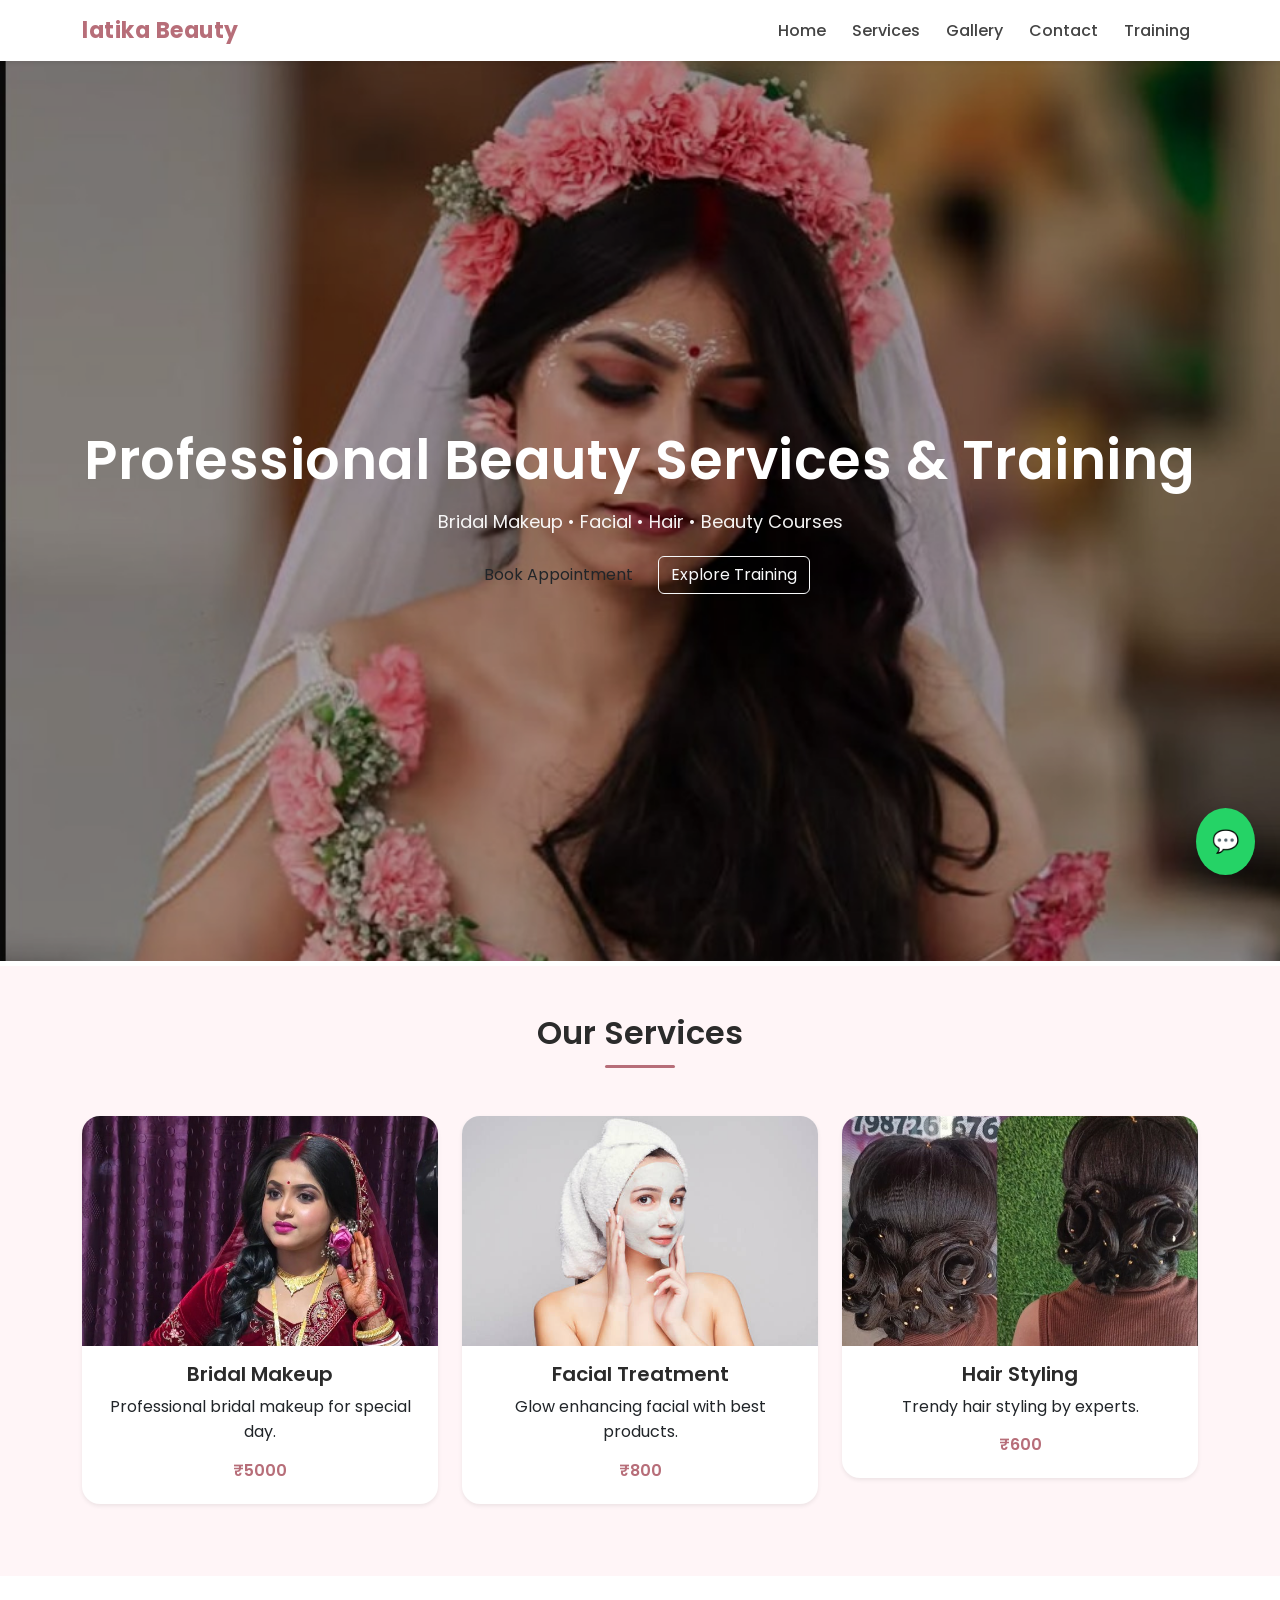
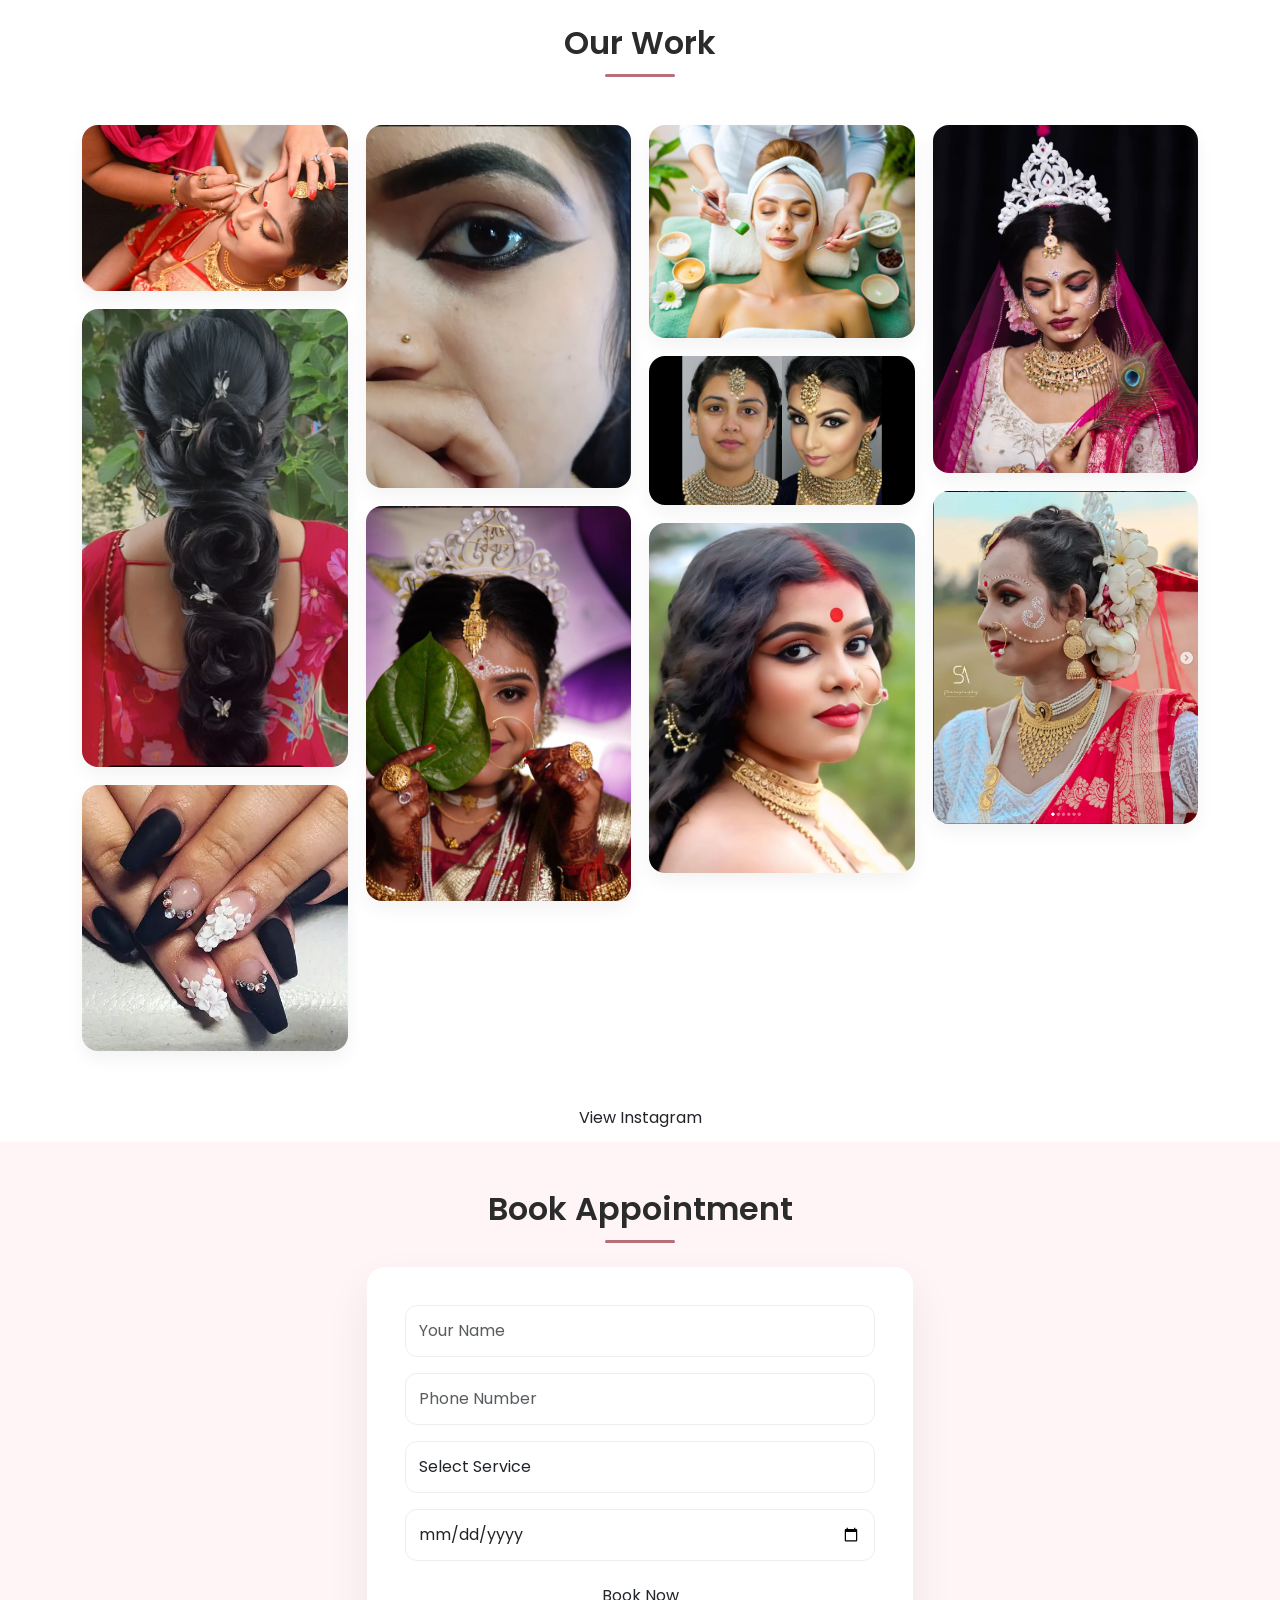
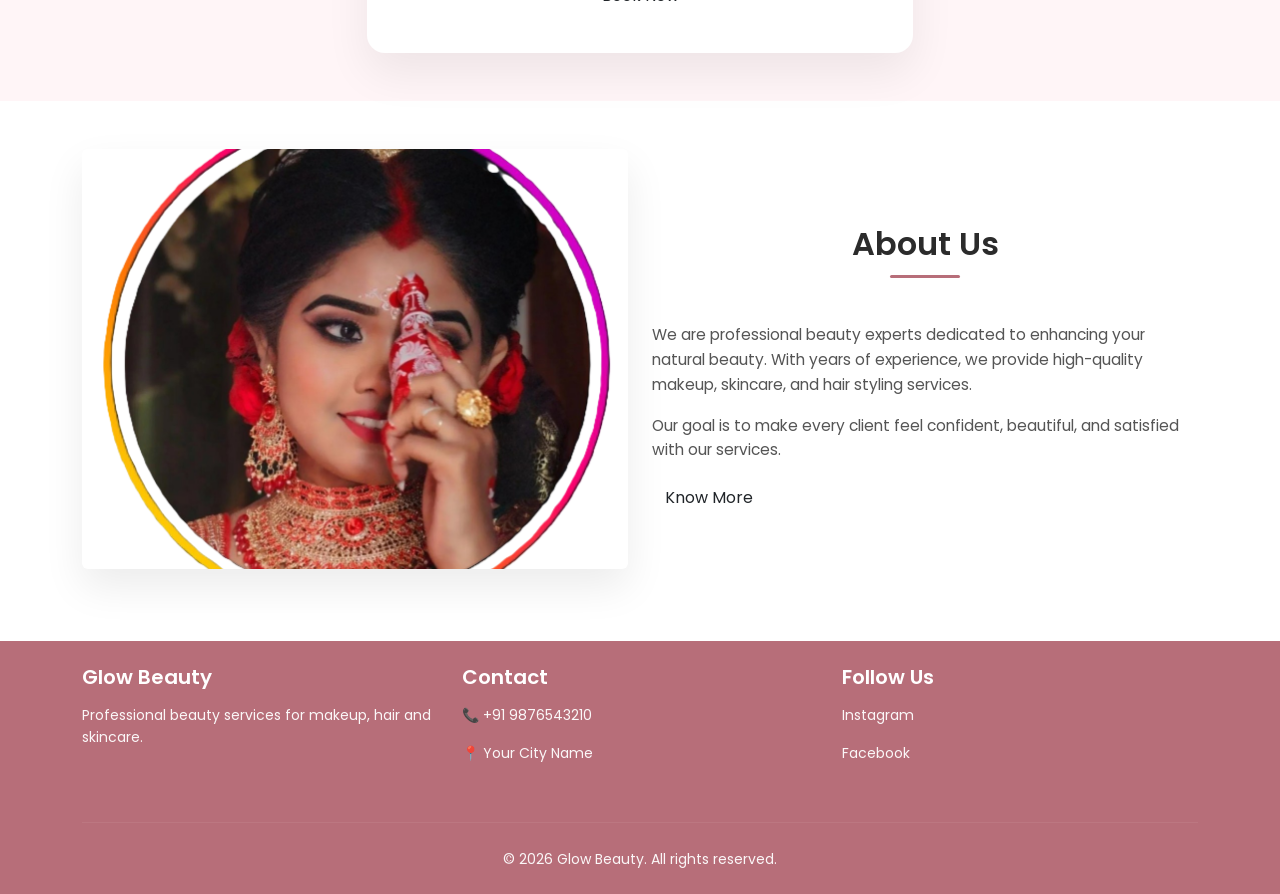
<file: index.html>
<!doctype html>

<html lang="en">
  <head>
    <meta charset="UTF-8" />
    <meta name="viewport" content="width=device-width, initial-scale=1.0" />
    <title>latika beauty Parlour</title>

    <!-- Bootstrap CSS -->
    <link
      href="https://cdn.jsdelivr.net/npm/bootstrap@5.3.3/dist/css/bootstrap.min.css"
      rel="stylesheet"
    />

    <!-- Custom CSS -->
    <link rel="stylesheet" href="css/style.css" />

    <!-- Google Fonts -->
    <link
      href="https://fonts.googleapis.com/css2?family=Poppins:wght@300;400;500;600&display=swap"
      rel="stylesheet"
    />
  </head>

  <body>
    <!-- Navbar -->

    <nav class="navbar navbar-expand-lg bg-light shadow-sm">
      <div class="container">
        <a class="navbar-brand fw-bold" href="#">latika Beauty</a>

        <button
          class="navbar-toggler"
          data-bs-toggle="collapse"
          data-bs-target="#menu"
        >
          <span class="navbar-toggler-icon"></span>
        </button>

        <div class="collapse navbar-collapse" id="menu">
          <ul class="navbar-nav ms-auto">
            <li class="nav-item"><a class="nav-link" href="#home">Home</a></li>
            <li class="nav-item">
              <a class="nav-link" href="#services">Services</a>
            </li>
            <li class="nav-item">
              <a class="nav-link" href="#gallery">Gallery</a>
            </li>
            <li class="nav-item">
              <a class="nav-link" href="#contact">Contact</a>
            </li>
            <li class="nav-item">
              <a class="nav-link" href="training.html">Training</a>
            </li>
          </ul>
        </div>
      </div>
    </nav>

    <!-- Hero Slider -->

    <section id="home">
      <div
        id="heroSlider"
        class="carousel slide carousel-fade"
        data-bs-ride="carousel"
        data-bs-interval="4000"
      >
        <div class="carousel-inner">
          <!-- Slide 1 -->

          <div class="carousel-item active">
            <div
              class="hero-slide"
              style="background-image: url(&quot;images/Slider/hero1.jpg&quot;)"
            >
              <div class="overlay">
                <div class="container text-center">
                  <h1>Professional Beauty Services & Training</h1>

                  <p>Bridal Makeup • Facial • Hair • Beauty Courses</p>

                  <div class="mt-3">
                    <a href="#contact" class="btn btn-pink">
                      Book Appointment
                    </a>

                    <a href="training.html" class="btn btn-outline-light ms-2">
                      Explore Training
                    </a>
                  </div>
                </div>
              </div>
            </div>
          </div>

          <!-- Slide 2 -->

          <div class="carousel-item">
            <div
              class="hero-slide"
              style="background-image: url(&quot;images/Slider/hero2.jpg&quot;)"
            >
              <div class="overlay">
                <div class="container text-center">
                  <h1>Professional Beauty Services & Training</h1>

                  <p>Bridal Makeup • Facial • Hair • Beauty Courses</p>

                  <div class="mt-3">
                    <a href="#contact" class="btn btn-pink">
                      Book Appointment
                    </a>

                    <a href="training.html" class="btn btn-outline-light ms-2">
                      Explore Training
                    </a>
                  </div>
                </div>
              </div>
            </div>
          </div>

          <!-- Slide 3 -->

          <div class="carousel-item">
            <div
              class="hero-slide"
              style="background-image: url(&quot;images/Slider/hero4.jpg&quot;)"
            >
              <div class="overlay">
                <div class="container text-center">
                  <h1>Professional Beauty Services & Training</h1>

                  <p>Bridal Makeup • Facial • Hair • Beauty Courses</p>

                  <div class="mt-3">
                    <a href="#contact" class="btn btn-pink">
                      Book Appointment
                    </a>

                    <a href="training.html" class="btn btn-outline-light ms-2">
                      Explore Training
                    </a>
                  </div>
                </div>
              </div>
            </div>
          </div>

          <!-- slider 4 -->
          <div class="carousel-item">
            <div
              class="hero-slide"
              style="background-image: url(&quot;images/Slider/hero.jpg&quot;)"
            >
              <div class="overlay">
                <div class="container text-center">
                  <h1>Professional Beauty Services & Training</h1>

                  <p>Bridal Makeup • Facial • Hair • Beauty Courses</p>

                  <div class="mt-3">
                    <a href="#contact" class="btn btn-pink">
                      Book Appointment
                    </a>

                    <a href="training.html" class="btn btn-outline-light ms-2">
                      Explore Training
                    </a>
                  </div>
                </div>
              </div>
            </div>
          </div>

        </div>
      </div>
    </section>

    <!-- Services Section -->
    <section class="services py-5" id="services">
      <div class="container">
        <h2 class="text-center mb-5">Our Services</h2>

        <div class="row">
          <div class="col-md-4 mb-4">
            <div class="card service-card shadow-sm">
              <img src="images/service1.jpg" class="card-img-top" />
              <div class="card-body text-center">
                <h5>Bridal Makeup</h5>
                <p>Professional bridal makeup for special day.</p>
                <h6>₹5000</h6>
              </div>
            </div>
          </div>

          <div class="col-md-4 mb-4">
            <div class="card service-card shadow-sm">
              <img src="images/service2.jpg" class="card-img-top" />
              <div class="card-body text-center">
                <h5>Facial Treatment</h5>
                <p>Glow enhancing facial with best products.</p>
                <h6>₹800</h6>
              </div>
            </div>
          </div>

          <div class="col-md-4 mb-4">
            <div class="card service-card shadow-sm">
              <img src="images/service3.jpg" class="card-img-top" />
              <div class="card-body text-center">
                <h5>Hair Styling</h5>
                <p>Trendy hair styling by experts.</p>
                <h6>₹600</h6>
              </div>
            </div>
          </div>
        </div>
      </div>
    </section>
    <!-- Gallery Section -->

    <section class="gallery py-5" id="gallery">
      <div class="container">
        <h2 class="text-center mb-5">Our Work</h2>

        <div class="gallery-container">
          <img src="images/g1.jpg" class="gallery-img" />
          <img src="images/g2.jpg" class="gallery-img" />
          <img src="images/g3.jpg" class="gallery-img" />
          <img src="images/g4.jpg" class="gallery-img" />
          <img src="images/g5.jpg" class="gallery-img" />
          <img src="images/g6.jpg" class="gallery-img" />
          <img src="images/g7.jpg" class="gallery-img" />
          <img src="images/g8.jpg" class="gallery-img" />
          <img src="images/g9.jpg" class="gallery-img" />
          <img src="images/g10.jpg" class="gallery-img" />
        </div>
      </div>
    </section>

    <!-- Instagram Section -->

    <section class="instagram">
      <div class="container">
        <div class="text-center">
          <a
            href="https://www.instagram.com/latika_beauty_palour_matoli/"
            class="btn btn-pink"
          >
            View Instagram
          </a>
        </div>
      </div>
    </section>

    <!-- Booking Section -->
    <section class="booking py-5" id="contact">
      <div class="container">
        <h2 class="text-center mb-4">Book Appointment</h2>

        <div class="row justify-content-center">
          <div class="col-md-6">
            <form>
              <input
                type="text"
                class="form-control mb-3"
                placeholder="Your Name"
                required
              />

              <input
                type="tel"
                class="form-control mb-3"
                placeholder="Phone Number"
                required
              />

              <select class="form-control mb-3">
                <option>Select Service</option>
                <option>Bridal Makeup</option>
                <option>Facial</option>
                <option>Hair Styling</option>
                <option>Manicure</option>
              </select>

              <input type="date" class="form-control mb-3" />

              <button class="btn btn-pink w-100">Book Now</button>
            </form>
          </div>
        </div>
      </div>
    </section>

    <!-- About Section -->

    <section class="about py-5" id="about">
      <div class="container">
        <div class="row align-items-center">
          <div class="col-md-6 mb-4">
            <img src="images/about.jpg" class="img-fluid rounded" />
          </div>

          <div class="col-md-6">
            <h2>About Us</h2>

            <p>
              We are professional beauty experts dedicated to enhancing your
              natural beauty. With years of experience, we provide high-quality
              makeup, skincare, and hair styling services.
            </p>

            <p>
              Our goal is to make every client feel confident, beautiful, and
              satisfied with our services.
            </p>

            <button class="btn btn-pink">Know More</button>
          </div>
        </div>
      </div>
    </section>

    <!-- Footer -->

    <footer class="footer py-4" id="footer">
      <div class="container">
        <div class="row">
          <div class="col-md-4 mb-3">
            <h5>Glow Beauty</h5>
            <p>Professional beauty services for makeup, hair and skincare.</p>
          </div>

          <div class="col-md-4 mb-3">
            <h5>Contact</h5>
            <p>📞 +91 9876543210</p>
            <p>📍 Your City Name</p>
          </div>

          <div class="col-md-4 mb-3">
            <h5>Follow Us</h5>
            <p>Instagram</p>
            <p>Facebook</p>
          </div>
        </div>

        <hr />

        <p class="text-center mb-0">© 2026 Glow Beauty. All rights reserved.</p>
      </div>
    </footer>

    <a href="https://wa.me/919302077029" class="whatsapp-btn" target="_blank">
      💬
    </a>

    <!-- Bootstrap JS -->

    <script src="https://cdn.jsdelivr.net/npm/bootstrap@5.3.3/dist/js/bootstrap.bundle.min.js"></script>

    <!-- Custom JS -->

    <script src="js/script.js"></script>

    <!-- WhatsApp Button -->
  </body>
</html>
</file>
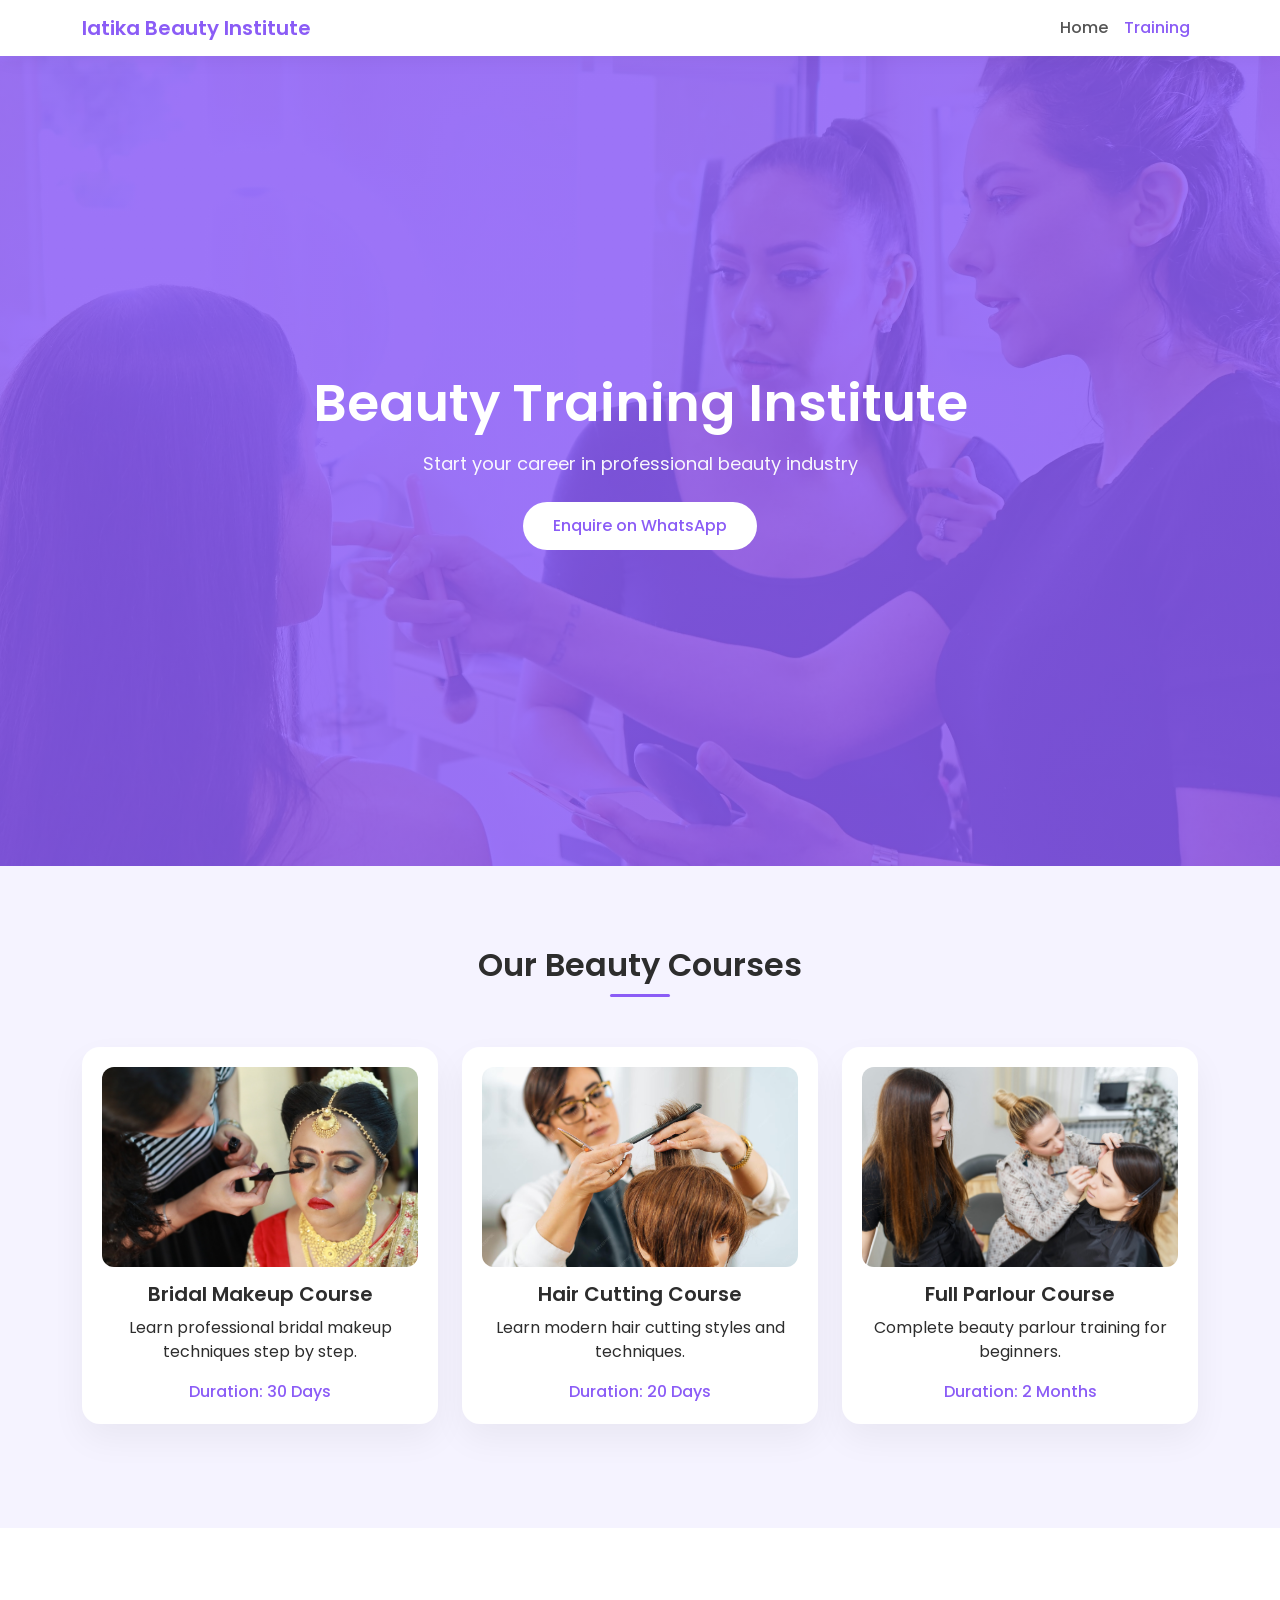
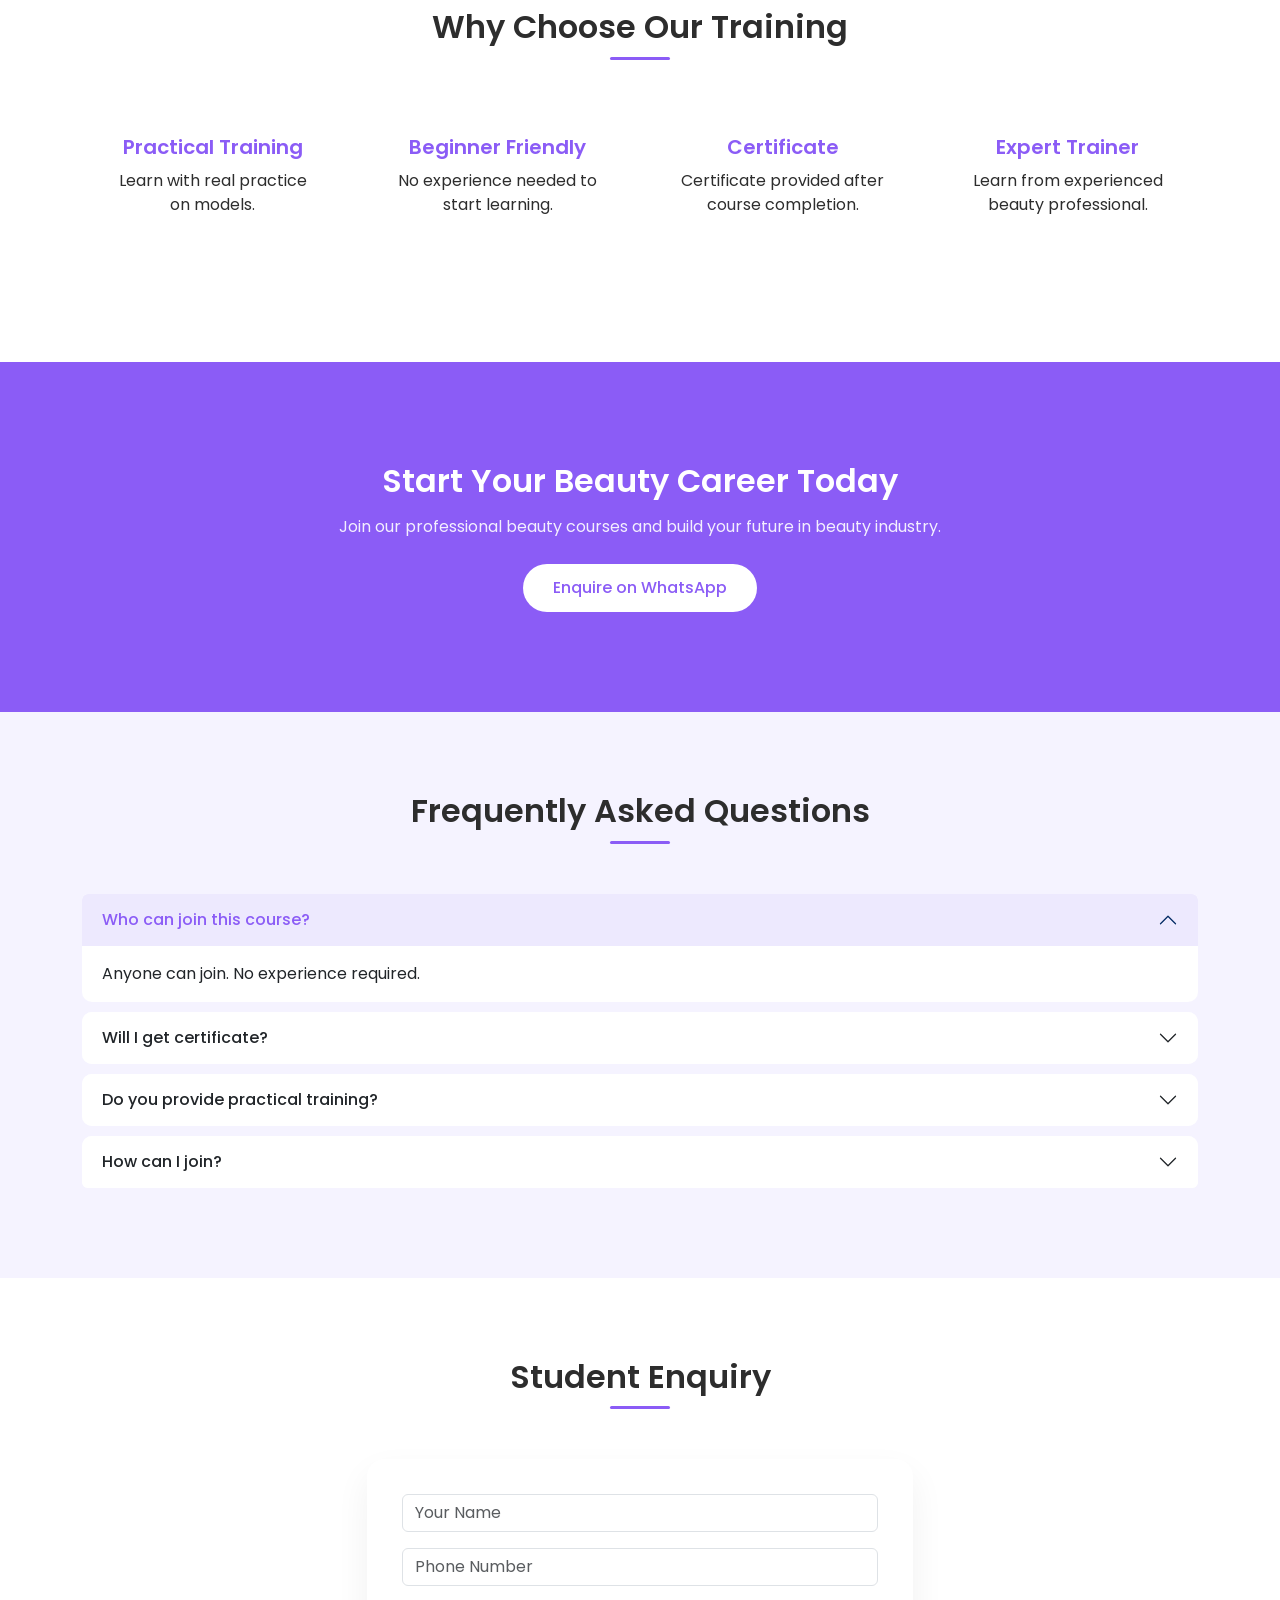
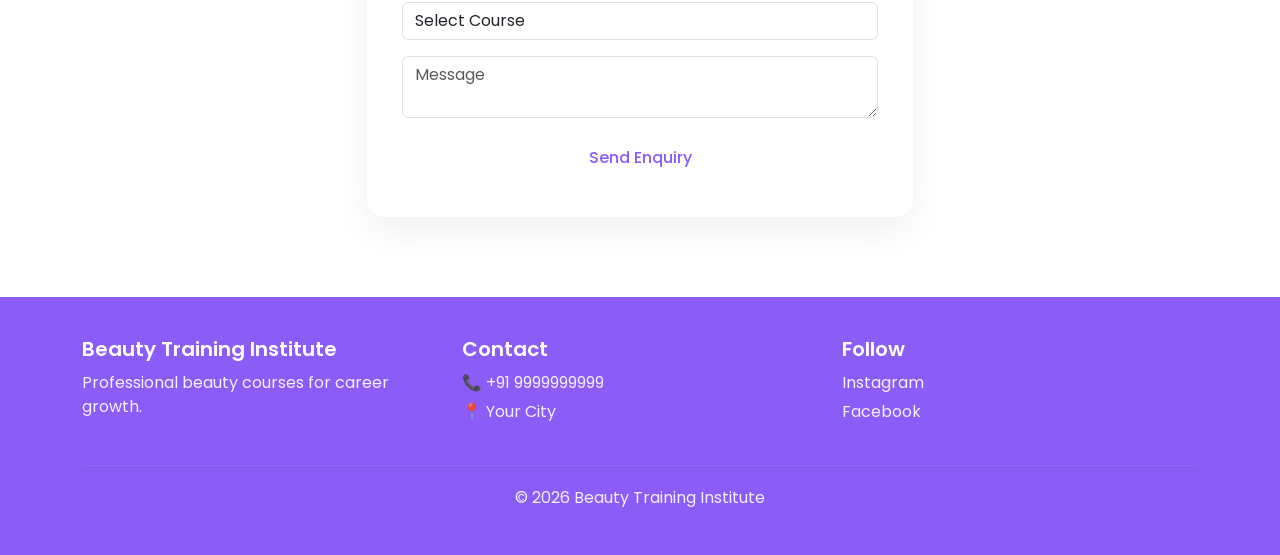
<file: training.html>
<!doctype html>

<html lang="en">
  <head>
    <meta charset="UTF-8" />
    <meta name="viewport" content="width=device-width, initial-scale=1.0" />

    <title>Beauty Training Institute</title>

    <!-- Bootstrap -->

    <link
      href="https://cdn.jsdelivr.net/npm/bootstrap@5.3.3/dist/css/bootstrap.min.css"
      rel="stylesheet"
    />

    <!-- Google font -->

    <link
      href="https://fonts.googleapis.com/css2?family=Poppins:wght@300;400;500;600&display=swap"
      rel="stylesheet"
    />

    <!-- Training CSS -->

    <link rel="stylesheet" href="css/training.css" />
  </head>

  <body>
    <!-- Navbar -->

    <nav class="navbar navbar-expand-lg">
      <div class="container">
        <a class="navbar-brand" href="index.html"> latika Beauty Institute </a>

        <button
          class="navbar-toggler"
          data-bs-toggle="collapse"
          data-bs-target="#menu"
        >
          <span class="navbar-toggler-icon"></span>
        </button>

        <div class="collapse navbar-collapse" id="menu">
          <ul class="navbar-nav ms-auto">
            <li class="nav-item">
              <a class="nav-link" href="index.html">Home</a>
            </li>

            <li class="nav-item">
              <a class="nav-link active" href="training.html">Training</a>
            </li>
          </ul>
        </div>
      </div>
    </nav>

    <!-- Hero Section -->

    <section class="training-hero">
      <div class="container text-center">
        <h1>Beauty Training Institute</h1>

        <p>Start your career in professional beauty industry</p>

        <a href="#" class="btn btn-lavender"> Enquire on WhatsApp </a>
      </div>
    </section>

    <!-- Courses Section -->

    <section class="courses">
      <div class="container">
        <h2 class="section-title">Our Beauty Courses</h2>

        <div class="row">
          <!-- Course 1 -->

          <div class="col-md-4 mb-4">
            <div class="course-card">
              <img src="images/courses/course1.jpg" />

              <h5>Bridal Makeup Course</h5>

              <p>Learn professional bridal makeup techniques step by step.</p>

              <span> Duration: 30 Days </span>
            </div>
          </div>

          <!-- Course 2 -->

          <div class="col-md-4 mb-4">
            <div class="course-card">
              <img src="images/courses/course2.jpg" />

              <h5>Hair Cutting Course</h5>

              <p>Learn modern hair cutting styles and techniques.</p>

              <span> Duration: 20 Days </span>
            </div>
          </div>

          <!-- Course 3 -->

          <div class="col-md-4 mb-4">
            <div class="course-card">
              <img src="images/courses/course3.jpg" />

              <h5>Full Parlour Course</h5>

              <p>Complete beauty parlour training for beginners.</p>

              <span> Duration: 2 Months </span>
            </div>
          </div>
        </div>
      </div>
    </section>

    <!-- Why Choose Us -->

    <section class="why">
      <div class="container">
        <h2 class="section-title">Why Choose Our Training</h2>

        <div class="row text-center">
          <div class="col-md-3 mb-4">
            <div class="why-box">
              <h5>Practical Training</h5>

              <p>Learn with real practice on models.</p>
            </div>
          </div>

          <div class="col-md-3 mb-4">
            <div class="why-box">
              <h5>Beginner Friendly</h5>

              <p>No experience needed to start learning.</p>
            </div>
          </div>

          <div class="col-md-3 mb-4">
            <div class="why-box">
              <h5>Certificate</h5>

              <p>Certificate provided after course completion.</p>
            </div>
          </div>

          <div class="col-md-3 mb-4">
            <div class="why-box">
              <h5>Expert Trainer</h5>

              <p>Learn from experienced beauty professional.</p>
            </div>
          </div>
        </div>
      </div>
    </section>

    <!-- CTA Section -->

    <section class="cta">
      <div class="container text-center">
        <h2>Start Your Beauty Career Today</h2>

        <p>
          Join our professional beauty courses and build your future in beauty
          industry.
        </p>

        <a href="https://wa.me/919999999999" class="btn btn-lavender">
          Enquire on WhatsApp
        </a>
      </div>
    </section>

    <!-- FAQ Section -->

    <section class="faq">
      <div class="container">
        <h2 class="section-title">Frequently Asked Questions</h2>

        <div class="accordion" id="faqAccordion">
          <div class="accordion-item">
            <h2 class="accordion-header">
              <button
                class="accordion-button"
                data-bs-toggle="collapse"
                data-bs-target="#faq1"
              >
                Who can join this course?
              </button>
            </h2>

            <div id="faq1" class="accordion-collapse collapse show">
              <div class="accordion-body">
                Anyone can join. No experience required.
              </div>
            </div>
          </div>

          <div class="accordion-item">
            <h2 class="accordion-header">
              <button
                class="accordion-button collapsed"
                data-bs-toggle="collapse"
                data-bs-target="#faq2"
              >
                Will I get certificate?
              </button>
            </h2>

            <div id="faq2" class="accordion-collapse collapse">
              <div class="accordion-body">
                Yes, certificate will be provided after course completion.
              </div>
            </div>
          </div>

          <div class="accordion-item">
            <h2 class="accordion-header">
              <button
                class="accordion-button collapsed"
                data-bs-toggle="collapse"
                data-bs-target="#faq3"
              >
                Do you provide practical training?
              </button>
            </h2>

            <div id="faq3" class="accordion-collapse collapse">
              <div class="accordion-body">
                Yes, we focus on practical training with real practice.
              </div>
            </div>
          </div>

          <div class="accordion-item">
            <h2 class="accordion-header">
              <button
                class="accordion-button collapsed"
                data-bs-toggle="collapse"
                data-bs-target="#faq4"
              >
                How can I join?
              </button>
            </h2>

            <div id="faq4" class="accordion-collapse collapse">
              <div class="accordion-body">
                You can contact us on WhatsApp or fill enquiry form.
              </div>
            </div>
          </div>
        </div>
      </div>
    </section>

    <!-- Student Enquiry -->

    <section class="enquiry">
      <div class="container">
        <h2 class="section-title">Student Enquiry</h2>

        <div class="row justify-content-center">
          <div class="col-md-6">
            <form>
              <input
                type="text"
                class="form-control mb-3"
                placeholder="Your Name"
              />

              <input
                type="tel"
                class="form-control mb-3"
                placeholder="Phone Number"
              />

              <select class="form-control mb-3">
                <option>Select Course</option>

                <option>Bridal Makeup</option>

                <option>Hair Cutting</option>

                <option>Full Parlour Course</option>
              </select>

              <textarea
                class="form-control mb-3"
                placeholder="Message"
              ></textarea>

              <button class="btn btn-lavender w-100">Send Enquiry</button>
            </form>
          </div>
        </div>
      </div>
    </section>

    <!-- Footer -->

    <footer class="footer">
      <div class="container">
        <div class="row">
          <div class="col-md-4 mb-3">
            <h5>Beauty Training Institute</h5>

            <p>Professional beauty courses for career growth.</p>
          </div>

          <div class="col-md-4 mb-3">
            <h5>Contact</h5>

            <p>📞 +91 9999999999</p>

            <p>📍 Your City</p>
          </div>

          <div class="col-md-4 mb-3">
            <h5>Follow</h5>

            <p>Instagram</p>

            <p>Facebook</p>
          </div>
        </div>

        <hr />

        <p class="text-center">© 2026 Beauty Training Institute</p>
      </div>
    </footer>

    <!-- Bootstrap JS -->

    <script src="https://cdn.jsdelivr.net/npm/bootstrap@5.3.3/dist/js/bootstrap.bundle.min.js"></script>
  </body>
</html>
</file>
<file: css/style.css>
/* ===== Rose Gold Premium Beauty Parlour UI ===== */

body {
  font-family: "Poppins", sans-serif;
  color: #2b2b2b;
  background: #ffffff;
  line-height: 1.6;
}

/* global spacing */
section {
  padding-top: 0px;
  padding-bottom: 5px;
}

/* navbar */
.navbar {
  position: sticky;
  top: 0;
  z-index: 1000;
  background: white !important;
  box-shadow: 0 6px 20px rgba(0, 0, 0, 0.06);
}

.navbar-brand {
  font-weight: 600;
  font-size: 22px;
  color: #b76e79 !important;
  letter-spacing: 0.5px;
}

.nav-link {
  font-weight: 500;
  color: #444 !important;
  margin-left: 10px;
  transition: 0.3s;
}

.nav-link:hover {
  color: #b76e79 !important;
}

/* headings */
h2 {
  font-weight: 600;
  text-align: center;
  margin-bottom: 45px;
  position: relative;
}

h2::after {
  content: "";
  width: 70px;
  height: 3px;
  background: #b76e79;
  display: block;
  margin: 12px auto 0;
  border-radius: 5px;
}

/* Hero Slider */

.hero-slide {
  height: 100vh;
  background-size: cover;
  background-position: center;
  position: relative;
  display: flex;
  align-items: center;
  justify-content: center;
}

/* overlay */

.overlay {
  position: absolute;
  top: 0;
  left: 0;
  width: 100%;
  height: 100%;
  background: rgba(0, 0, 0, 0.3);
  display: flex;
  align-items: center;
  justify-content: center;
  color: white;
  text-align: center;
  padding: 20px;
}

/* text */

.overlay h1 {
  font-size: 54px;
  font-weight: 600;
  letter-spacing: 0.5px;
  margin-bottom: 15px;
}

.overlay p {
  font-size: 18px;
  opacity: 0.95;
  margin-bottom: 20px;
}

/* slider fade smooth */

.carousel-fade .carousel-item {
  transition: opacity 1.2s ease-in-out;
}
/* ===== Responsive Hero Slider ===== */

/* large laptop */
@media (max-width: 1200px) {
  .overlay h1 {
    font-size: 44px;
  }

  .overlay p {
    font-size: 17px;
  }
}

/* tablet */
@media (max-width: 992px) {
  .hero-slide {
    height: 80vh;
  }

  .overlay h1 {
    font-size: 38px;
    line-height: 1.3;
  }

  .overlay p {
    font-size: 16px;
  }
}

/* mobile large */
@media (max-width: 768px) {
  .hero-slide {
    height: 75vh;
    padding: 20px;
  }

  .overlay h1 {
    font-size: 30px;
    line-height: 1.4;
  }

  .overlay p {
    font-size: 15px;
    margin-bottom: 18px;
  }

  .btn-pink {
    padding: 10px 22px;
    font-size: 14px;
  }

  .btn-outline-light {
    padding: 10px 22px;
    font-size: 14px;
  }
}

/* mobile small */
@media (max-width: 576px) {
  .hero-slide {
    height: 80vh;
  }

  .overlay {
    padding: 15px;
  }

  .overlay h1 {
    font-size: 30px;
    line-height: 1.4;
  }

  .overlay p {
    font-size: 15px;
  }

  .btn-pink,
  .btn-outline-light {
    width: 100%;
    margin-top: 8px;
  }

  .overlay .btn {
    display: block;
  }
}

/* Services */
.services {
  background: #fff5f7;
}

.service-card {
  border: none;
  border-radius: 18px;
  overflow: hidden;
  box-shadow: 0 12px 35px rgba(0, 0, 0, 0.06);
  transition: all 0.35s ease;
  background: white;
}

.service-card img {
  height: 230px;
  object-fit: cover;
}

.service-card:hover {
  transform: translateY(-12px);
  box-shadow: 0 25px 50px rgba(0, 0, 0, 0.12);
}

.service-card h5 {
  font-weight: 600;
  color: #2b2b2b;
}

.service-card h6 {
  color: #b76e79;
  font-weight: 600;
}

/* Gallery */
.gallery {
  background: white;
}

/* Masonry layout */
.gallery-container {
  column-count: 4;
  column-gap: 18px;
}

.gallery-img {
  width: 100%;
  margin-bottom: 18px;
  border-radius: 16px;
  transition: all 0.35s ease;
  display: block;
  cursor: pointer;
  box-shadow: 0 8px 18px rgba(0, 0, 0, 0.05);
}

.gallery-img:hover {
  transform: scale(1.04);
  box-shadow: 0 18px 35px rgba(0, 0, 0, 0.15);
}

/* tablet */
@media (max-width: 992px) {
  .gallery-container {
    column-count: 3;
  }
}

/* tablet small */
@media (max-width: 768px) {
  .gallery-container {
    column-count: 3;
  }
}

/* mobile */
@media (max-width: 576px) {
  .gallery-container {
    column-count: 3;
  }
}

/* About */
.about {
  background: white;
}

.about img {
  max-height: 420px;
  width: 100%;
  object-fit: cover;
  border-radius: 18px;
  box-shadow: 0 18px 40px rgba(0, 0, 0, 0.08);
}

.about p {
  font-size: 15.5px;
  color: #555;
}

/* Booking */
.booking {
  background: #fff5f7;
}

.booking form {
  background: white;
  padding: 38px;
  border-radius: 18px;
  box-shadow: 0 20px 45px rgba(0, 0, 0, 0.07);
}

.form-control {
  border-radius: 12px;
  padding: 13px;
  border: 1px solid #eee;
  transition: 0.3s;
}

.form-control:focus {
  border-color: #b76e79;
  box-shadow: 0 0 0 0.15rem rgba(183, 110, 121, 0.15);
}

/* Footer */
.footer {
  background: #b76e79;
  color: white;
}

.footer h5 {
  font-weight: 600;
  margin-bottom: 15px;
}

.footer p {
  opacity: 0.95;
  font-size: 14px;
}

.footer hr {
  border-color: rgba(255, 255, 255, 0.25);
  margin: 25px 0;
}

/* WhatsApp Button */
.whatsapp-btn {
  position: fixed;
  bottom: 25px;
  right: 25px;
  background: #25d366;
  color: white;
  font-size: 22px;
  padding: 16px;
  border-radius: 50%;
  text-decoration: none;
  box-shadow: 0 10px 25px rgba(0, 0, 0, 0.2);
  z-index: 1000;
  transition: 0.3s;
}

.whatsapp-btn:hover {
  background: #1ebe5d;
  transform: scale(1.08);
}

/* smooth hover animation */
.card,
.gallery-img,
.btn-pink {
  transition: all 0.35s ease;
}
</file>
<file: css/training.css>
/* Lavender Theme */

body {
  font-family: "Poppins", sans-serif;
  color: #2d2d2d;
}

/* Navbar */

.navbar {
  position: sticky;
  top: 0;
  z-index: 1000;
  background: white;
  box-shadow: 0 4px 20px rgba(0, 0, 0, 0.05);
}

.navbar-brand {
  font-weight: 600;
  color: #8b5cf6 !important;
}

.nav-link {
  color: #555 !important;

  font-weight: 500;
}

.nav-link.active {
  color: #8b5cf6 !important;
}

/* Hero */

.training-hero {
  height: 90vh;

  display: flex;

  align-items: center;

  background:
    linear-gradient(rgba(139, 92, 246, 0.85), rgba(139, 92, 246, 0.85)),
    url("../images/training-hero.jpg") center/cover;

  color: white;

  text-align: center;
}

.training-hero h1 {
  font-size: 52px;

  font-weight: 600;

  margin-bottom: 15px;
}

.training-hero p {
  font-size: 18px;

  opacity: 0.95;

  margin-bottom: 25px;
}

/* button */

.btn-lavender {
  background: white;

  color: #8b5cf6;

  padding: 12px 30px;

  border-radius: 30px;

  font-weight: 500;

  border: none;

  transition: 0.3s;
}

.btn-lavender:hover {
  background: #ede9fe;

  transform: scale(1.05);
}

/* spacing */

section {
  padding: 80px 0;
}

/* title */

.section-title {
  text-align: center;

  font-weight: 600;

  margin-bottom: 50px;

  position: relative;
}

.section-title::after {
  content: "";

  width: 60px;

  height: 3px;

  background: #8b5cf6;

  display: block;

  margin: 10px auto;

  border-radius: 5px;
}

/* courses */

.courses {
  background: #f5f3ff;
}

.course-card {
  background: white;

  padding: 20px;

  border-radius: 18px;

  text-align: center;

  box-shadow: 0 15px 35px rgba(0, 0, 0, 0.05);

  transition: 0.3s;

  height: 100%;
}

.course-card img {
  width: 100%;

  height: 200px;

  object-fit: cover;

  border-radius: 12px;

  margin-bottom: 15px;
}

.course-card h5 {
  font-weight: 600;

  margin-bottom: 10px;
}

.course-card span {
  color: #8b5cf6;

  font-weight: 500;
}

.course-card:hover {
  transform: translateY(-10px);

  box-shadow: 0 25px 50px rgba(0, 0, 0, 0.1);
}

/* why section */

.why {
  background: white;
}

.why-box {
  padding: 25px;

  border-radius: 15px;

  transition: 0.3s;
}

.why-box:hover {
  background: #f5f3ff;

  transform: translateY(-5px);
}

.why-box h5 {
  color: #8b5cf6;

  font-weight: 600;

  margin-bottom: 10px;
}

/* CTA */

.cta {
  background: #8b5cf6;

  color: white;

  padding: 100px 0;
}

.cta h2 {
  font-weight: 600;

  margin-bottom: 15px;
}

.cta p {
  opacity: 0.9;

  margin-bottom: 25px;
}

.cta .btn-lavender {
  background: white;

  color: #8b5cf6;
}

/* FAQ */

.faq {
  background: #f5f3ff;
}

.accordion-button {
  font-weight: 500;
}

.accordion-button:not(.collapsed) {
  background: #ede9fe;

  color: #8b5cf6;

  box-shadow: none;
}

.accordion-item {
  border: none;

  margin-bottom: 10px;

  border-radius: 10px;

  overflow: hidden;
}

/* enquiry */

.enquiry {
  background: white;
}

.enquiry form {
  padding: 35px;

  border-radius: 18px;

  box-shadow: 0 15px 35px rgba(0, 0, 0, 0.06);
}

.footer {
  background: #8b5cf6;

  color: white;

  padding: 40px 0;
}

.footer h5 {
  font-weight: 600;

  margin-bottom: 10px;
}

.footer p {
  opacity: 0.9;

  margin-bottom: 5px;
}

.footer hr {
  border-color: rgba(255, 255, 255, 0.3);

  margin: 20px 0;
}
</file>
